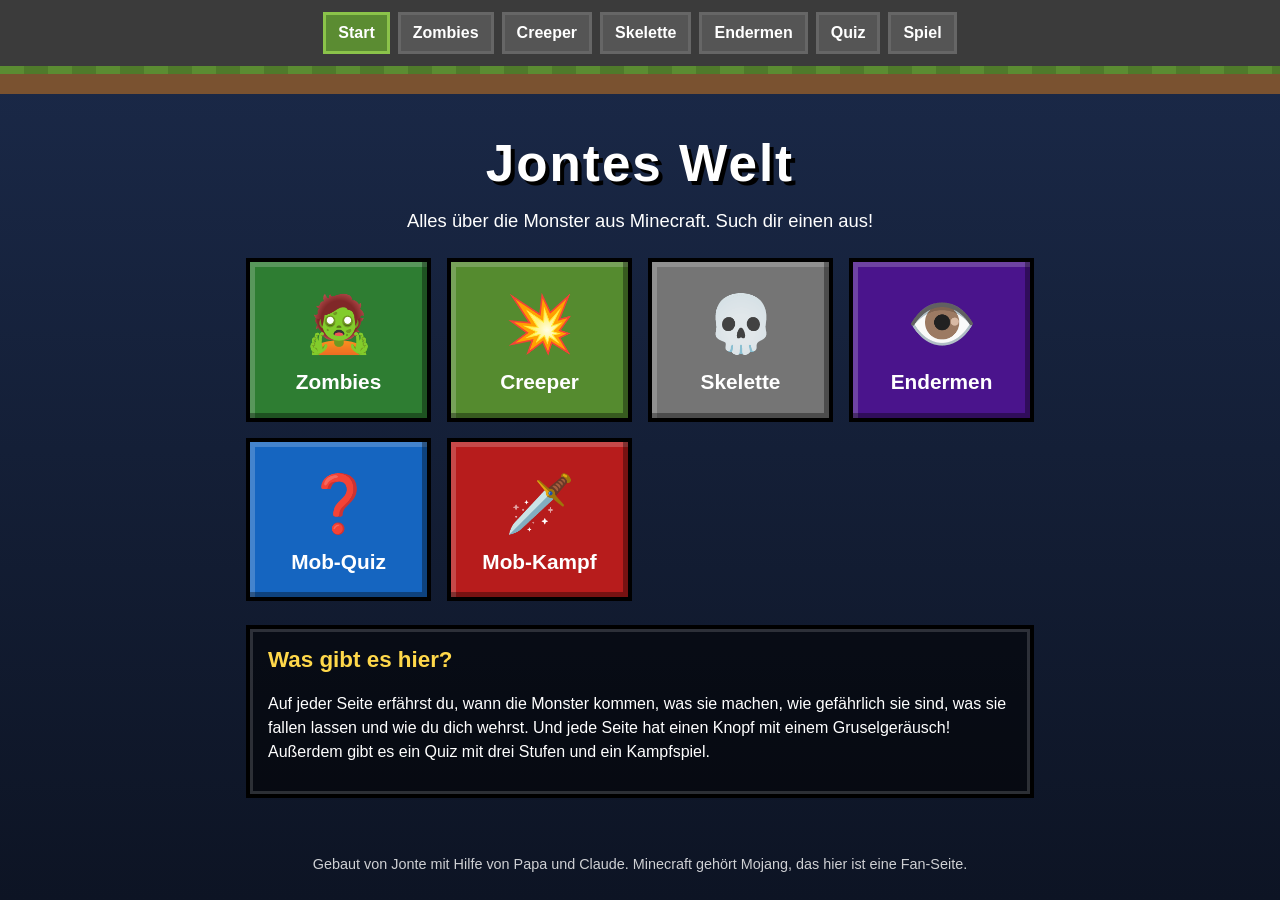
<file: index.html>
<!DOCTYPE html>
<html lang="de">
<head>
  <meta charset="UTF-8">
  <meta name="viewport" content="width=device-width, initial-scale=1">
  <title>Jontes Welt</title>
  <link rel="stylesheet" href="style.css">
</head>
<body>
  <nav>
    <a href="index.html" class="aktiv">Start</a>
    <a href="zombie.html">Zombies</a>
    <a href="creeper.html">Creeper</a>
    <a href="skelett.html">Skelette</a>
    <a href="enderman.html">Endermen</a>
    <a href="quiz.html">Quiz</a>
    <a href="spiel.html">Spiel</a>
  </nav>
  <div class="boden"></div>

  <main>
    <h1>Jontes Welt</h1>
    <p class="untertitel">Alles über die Monster aus Minecraft. Such dir einen aus!</p>

    <div class="kacheln">
      <a class="kachel" href="zombie.html" style="background:#2e7d32"><span>🧟</span>Zombies</a>
      <a class="kachel" href="creeper.html" style="background:#558b2f"><span>💥</span>Creeper</a>
      <a class="kachel" href="skelett.html" style="background:#757575"><span>💀</span>Skelette</a>
      <a class="kachel" href="enderman.html" style="background:#4a148c"><span>👁️</span>Endermen</a>
      <a class="kachel" href="quiz.html" style="background:#1565c0"><span>❓</span>Mob-Quiz</a>
      <a class="kachel" href="spiel.html" style="background:#b71c1c"><span>🗡️</span>Mob-Kampf</a>
    </div>

    <div class="kasten">
      <h2>Was gibt es hier?</h2>
      <p>Auf jeder Seite erfährst du, wann die Monster kommen, was sie machen, wie gefährlich sie sind, was sie fallen lassen und wie du dich wehrst. Und jede Seite hat einen Knopf mit einem Gruselgeräusch! Außerdem gibt es ein Quiz mit drei Stufen und ein Kampfspiel.</p>
    </div>
  </main>

  <footer>Gebaut von Jonte mit Hilfe von Papa und Claude. Minecraft gehört Mojang, das hier ist eine Fan-Seite.</footer>
</body>
</html>
</file>
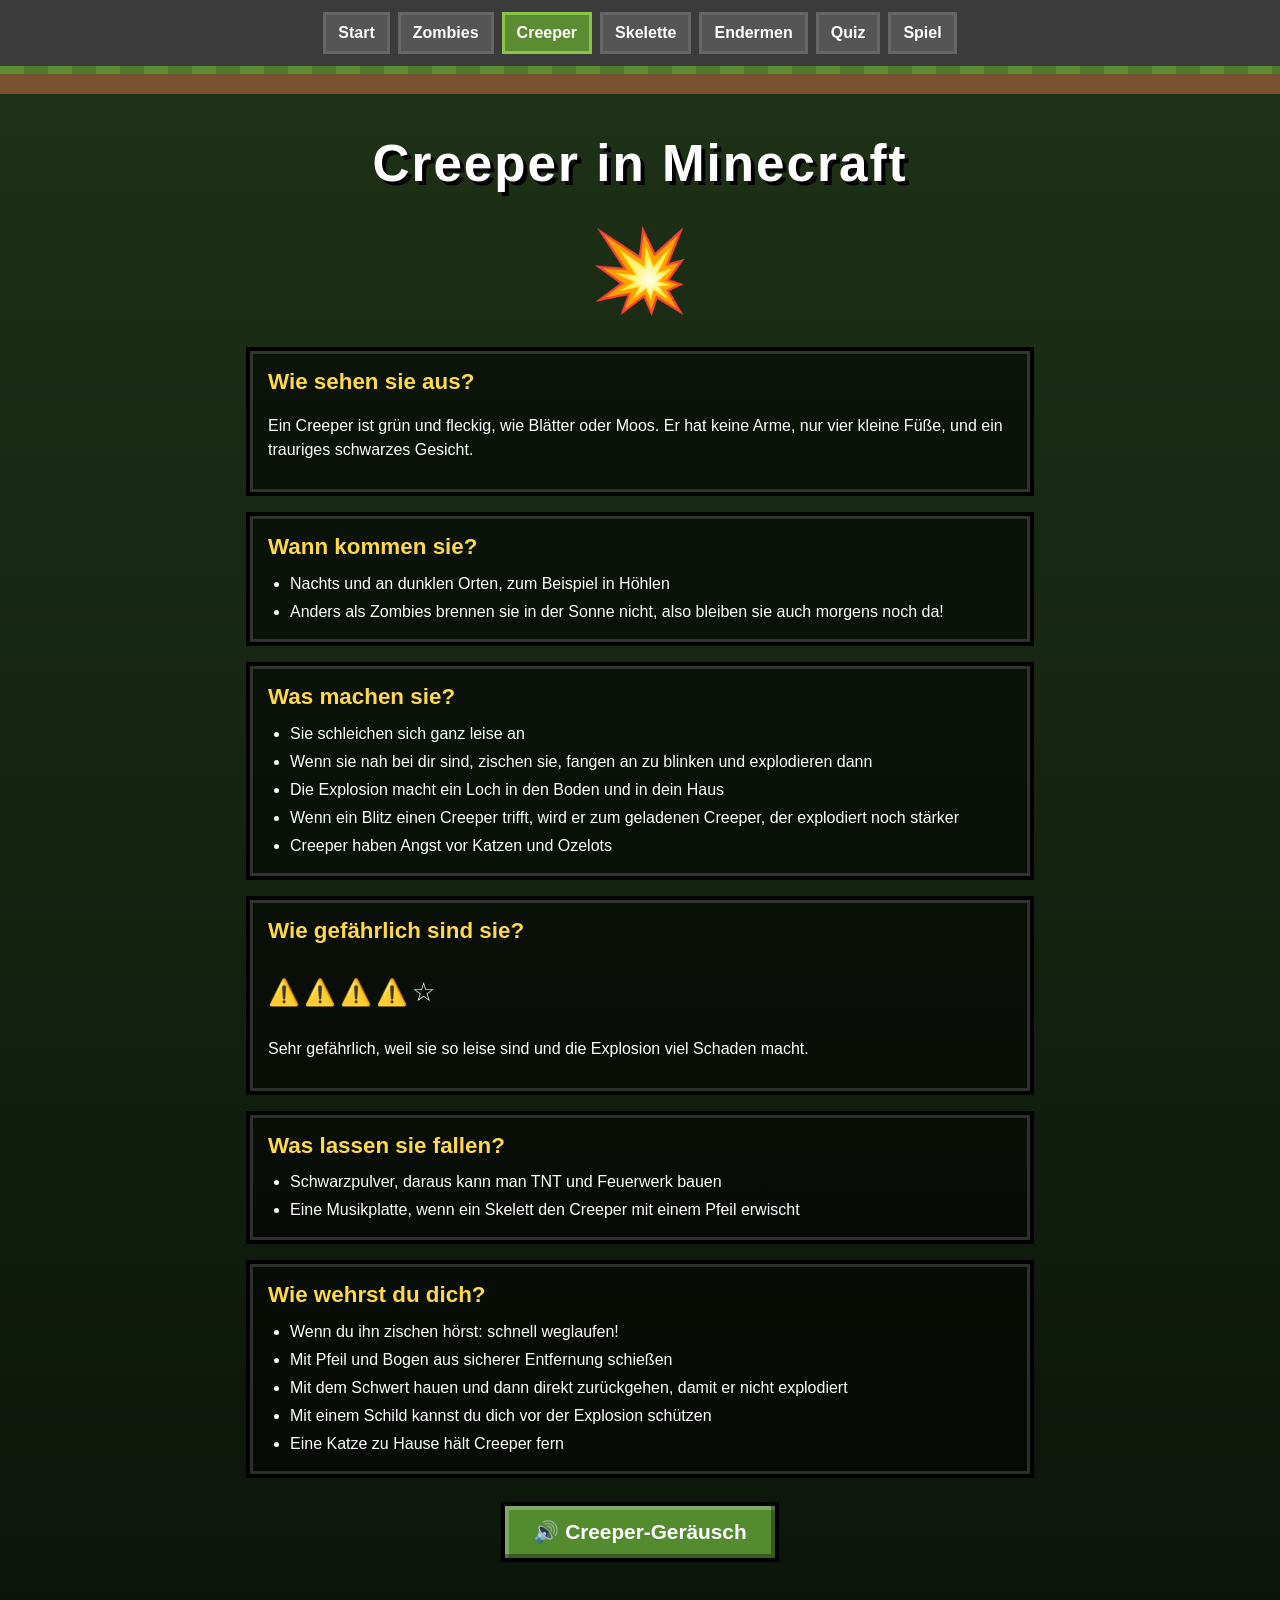
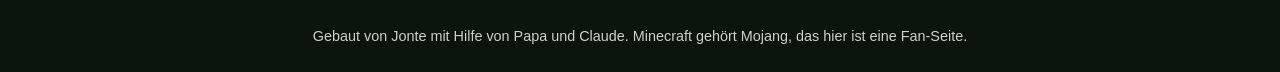
<file: creeper.html>
<!DOCTYPE html>
<html lang="de">
<head>
  <meta charset="UTF-8">
  <meta name="viewport" content="width=device-width, initial-scale=1">
  <title>Creeper</title>
  <link rel="stylesheet" href="style.css">
  <style>body { --hintergrund-oben: #1e3317; --hintergrund-unten: #0b140a; --knopf: #558b2f; }</style>
</head>
<body>
  <nav>
    <a href="index.html">Start</a>
    <a href="zombie.html">Zombies</a>
    <a href="creeper.html" class="aktiv">Creeper</a>
    <a href="skelett.html">Skelette</a>
    <a href="enderman.html">Endermen</a>
    <a href="quiz.html">Quiz</a>
    <a href="spiel.html">Spiel</a>
  </nav>
  <div class="boden"></div>

  <main>
    <h1>Creeper in Minecraft</h1>
    <div class="grosses-zeichen">💥</div>

    <div class="kasten">
      <h2>Wie sehen sie aus?</h2>
      <p>Ein Creeper ist grün und fleckig, wie Blätter oder Moos. Er hat keine Arme, nur vier kleine Füße, und ein trauriges schwarzes Gesicht.</p>
    </div>

    <div class="kasten">
      <h2>Wann kommen sie?</h2>
      <ul>
        <li>Nachts und an dunklen Orten, zum Beispiel in Höhlen</li>
        <li>Anders als Zombies brennen sie in der Sonne nicht, also bleiben sie auch morgens noch da!</li>
      </ul>
    </div>

    <div class="kasten">
      <h2>Was machen sie?</h2>
      <ul>
        <li>Sie schleichen sich ganz leise an</li>
        <li>Wenn sie nah bei dir sind, zischen sie, fangen an zu blinken und explodieren dann</li>
        <li>Die Explosion macht ein Loch in den Boden und in dein Haus</li>
        <li>Wenn ein Blitz einen Creeper trifft, wird er zum geladenen Creeper, der explodiert noch stärker</li>
        <li>Creeper haben Angst vor Katzen und Ozelots</li>
      </ul>
    </div>

    <div class="kasten">
      <h2>Wie gefährlich sind sie?</h2>
      <p class="gefahr">⚠️⚠️⚠️⚠️☆</p>
      <p>Sehr gefährlich, weil sie so leise sind und die Explosion viel Schaden macht.</p>
    </div>

    <div class="kasten">
      <h2>Was lassen sie fallen?</h2>
      <ul>
        <li>Schwarzpulver, daraus kann man TNT und Feuerwerk bauen</li>
        <li>Eine Musikplatte, wenn ein Skelett den Creeper mit einem Pfeil erwischt</li>
      </ul>
    </div>

    <div class="kasten">
      <h2>Wie wehrst du dich?</h2>
      <ul>
        <li>Wenn du ihn zischen hörst: schnell weglaufen!</li>
        <li>Mit Pfeil und Bogen aus sicherer Entfernung schießen</li>
        <li>Mit dem Schwert hauen und dann direkt zurückgehen, damit er nicht explodiert</li>
        <li>Mit einem Schild kannst du dich vor der Explosion schützen</li>
        <li>Eine Katze zu Hause hält Creeper fern</li>
      </ul>
    </div>

    <button class="knopf" onclick="creeperGeraeusch()">🔊 Creeper-Geräusch</button>
  </main>

  <footer>Gebaut von Jonte mit Hilfe von Papa und Claude. Minecraft gehört Mojang, das hier ist eine Fan-Seite.</footer>
  <script src="geraeusche.js"></script>
</body>
</html>
</file>
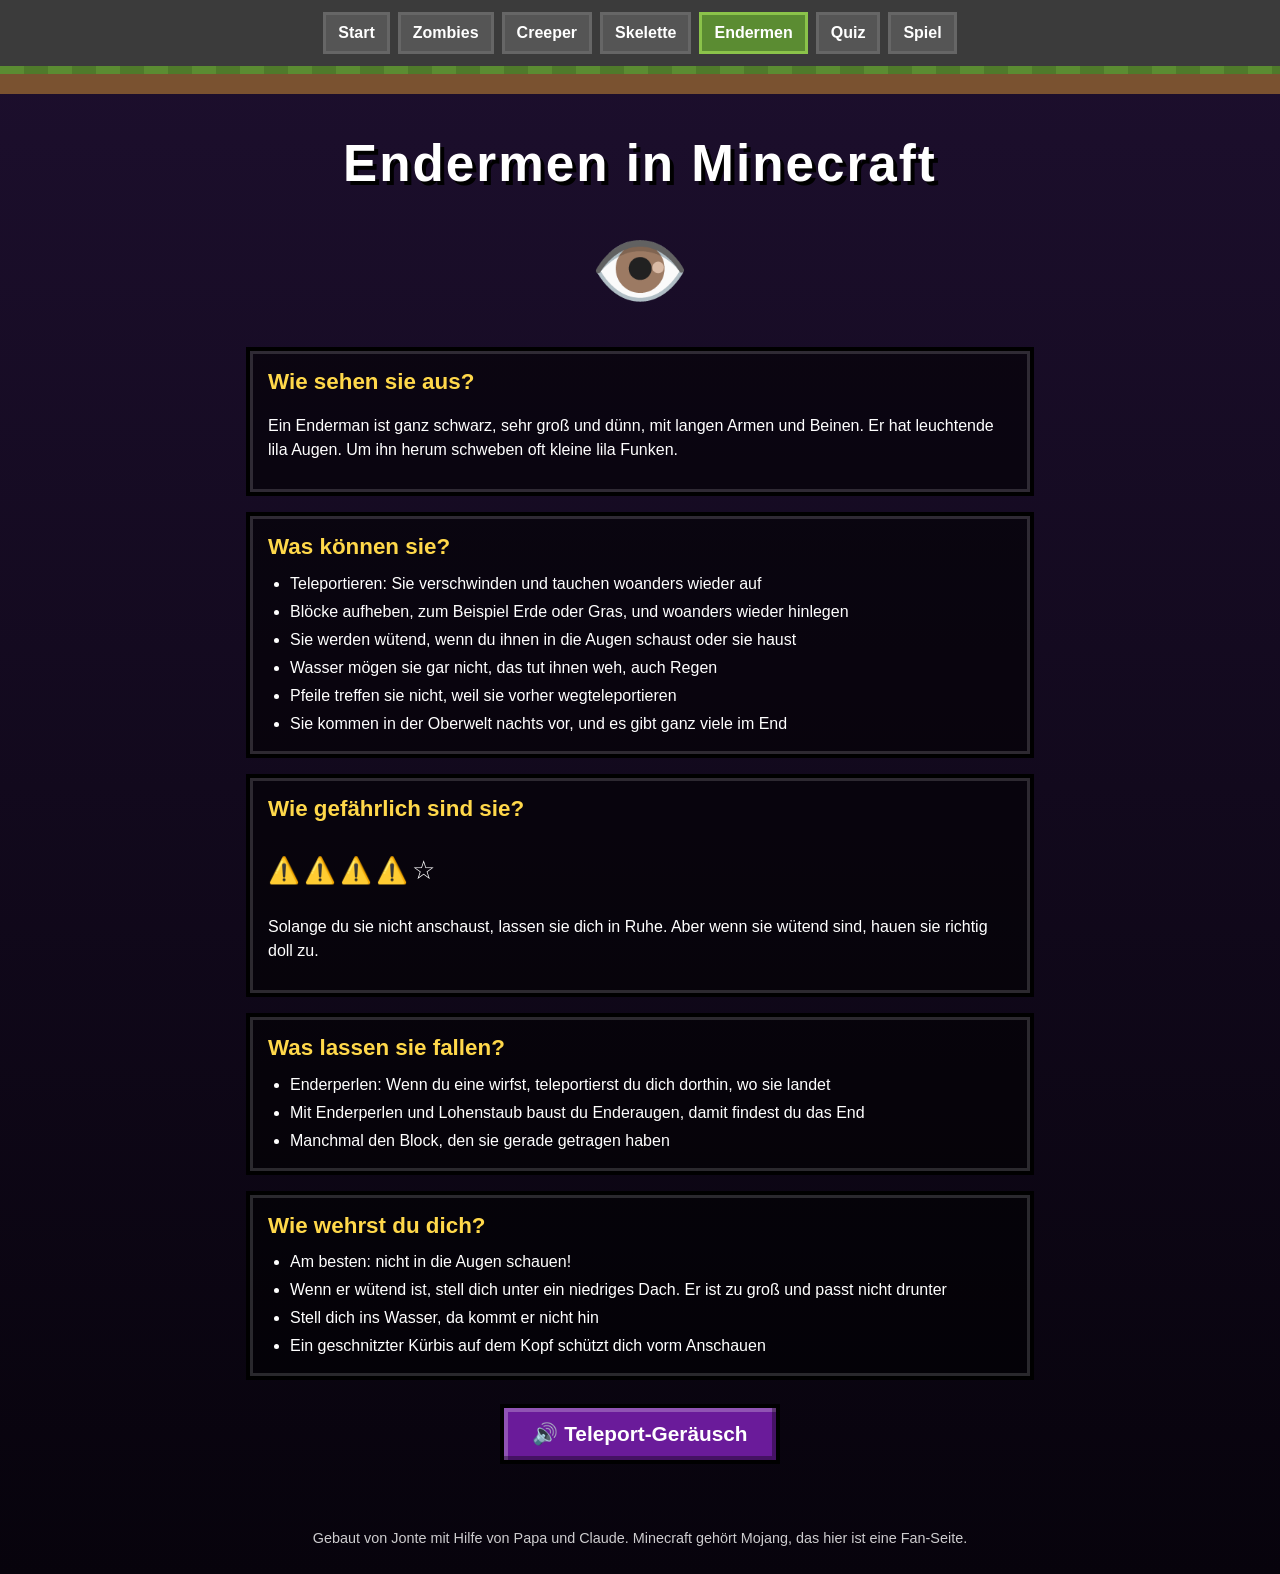
<file: enderman.html>
<!DOCTYPE html>
<html lang="de">
<head>
  <meta charset="UTF-8">
  <meta name="viewport" content="width=device-width, initial-scale=1">
  <title>Endermen</title>
  <link rel="stylesheet" href="style.css">
  <style>body { --hintergrund-oben: #1d0f2e; --hintergrund-unten: #07030c; --knopf: #6a1b9a; }</style>
</head>
<body>
  <nav>
    <a href="index.html">Start</a>
    <a href="zombie.html">Zombies</a>
    <a href="creeper.html">Creeper</a>
    <a href="skelett.html">Skelette</a>
    <a href="enderman.html" class="aktiv">Endermen</a>
    <a href="quiz.html">Quiz</a>
    <a href="spiel.html">Spiel</a>
  </nav>
  <div class="boden"></div>

  <main>
    <h1>Endermen in Minecraft</h1>
    <div class="grosses-zeichen">👁️</div>

    <div class="kasten">
      <h2>Wie sehen sie aus?</h2>
      <p>Ein Enderman ist ganz schwarz, sehr groß und dünn, mit langen Armen und Beinen. Er hat leuchtende lila Augen. Um ihn herum schweben oft kleine lila Funken.</p>
    </div>

    <div class="kasten">
      <h2>Was können sie?</h2>
      <ul>
        <li>Teleportieren: Sie verschwinden und tauchen woanders wieder auf</li>
        <li>Blöcke aufheben, zum Beispiel Erde oder Gras, und woanders wieder hinlegen</li>
        <li>Sie werden wütend, wenn du ihnen in die Augen schaust oder sie haust</li>
        <li>Wasser mögen sie gar nicht, das tut ihnen weh, auch Regen</li>
        <li>Pfeile treffen sie nicht, weil sie vorher wegteleportieren</li>
        <li>Sie kommen in der Oberwelt nachts vor, und es gibt ganz viele im End</li>
      </ul>
    </div>

    <div class="kasten">
      <h2>Wie gefährlich sind sie?</h2>
      <p class="gefahr">⚠️⚠️⚠️⚠️☆</p>
      <p>Solange du sie nicht anschaust, lassen sie dich in Ruhe. Aber wenn sie wütend sind, hauen sie richtig doll zu.</p>
    </div>

    <div class="kasten">
      <h2>Was lassen sie fallen?</h2>
      <ul>
        <li>Enderperlen: Wenn du eine wirfst, teleportierst du dich dorthin, wo sie landet</li>
        <li>Mit Enderperlen und Lohenstaub baust du Enderaugen, damit findest du das End</li>
        <li>Manchmal den Block, den sie gerade getragen haben</li>
      </ul>
    </div>

    <div class="kasten">
      <h2>Wie wehrst du dich?</h2>
      <ul>
        <li>Am besten: nicht in die Augen schauen!</li>
        <li>Wenn er wütend ist, stell dich unter ein niedriges Dach. Er ist zu groß und passt nicht drunter</li>
        <li>Stell dich ins Wasser, da kommt er nicht hin</li>
        <li>Ein geschnitzter Kürbis auf dem Kopf schützt dich vorm Anschauen</li>
      </ul>
    </div>

    <button class="knopf" onclick="endermanGeraeusch()">🔊 Teleport-Geräusch</button>
  </main>

  <footer>Gebaut von Jonte mit Hilfe von Papa und Claude. Minecraft gehört Mojang, das hier ist eine Fan-Seite.</footer>
  <script src="geraeusche.js"></script>
</body>
</html>
</file>
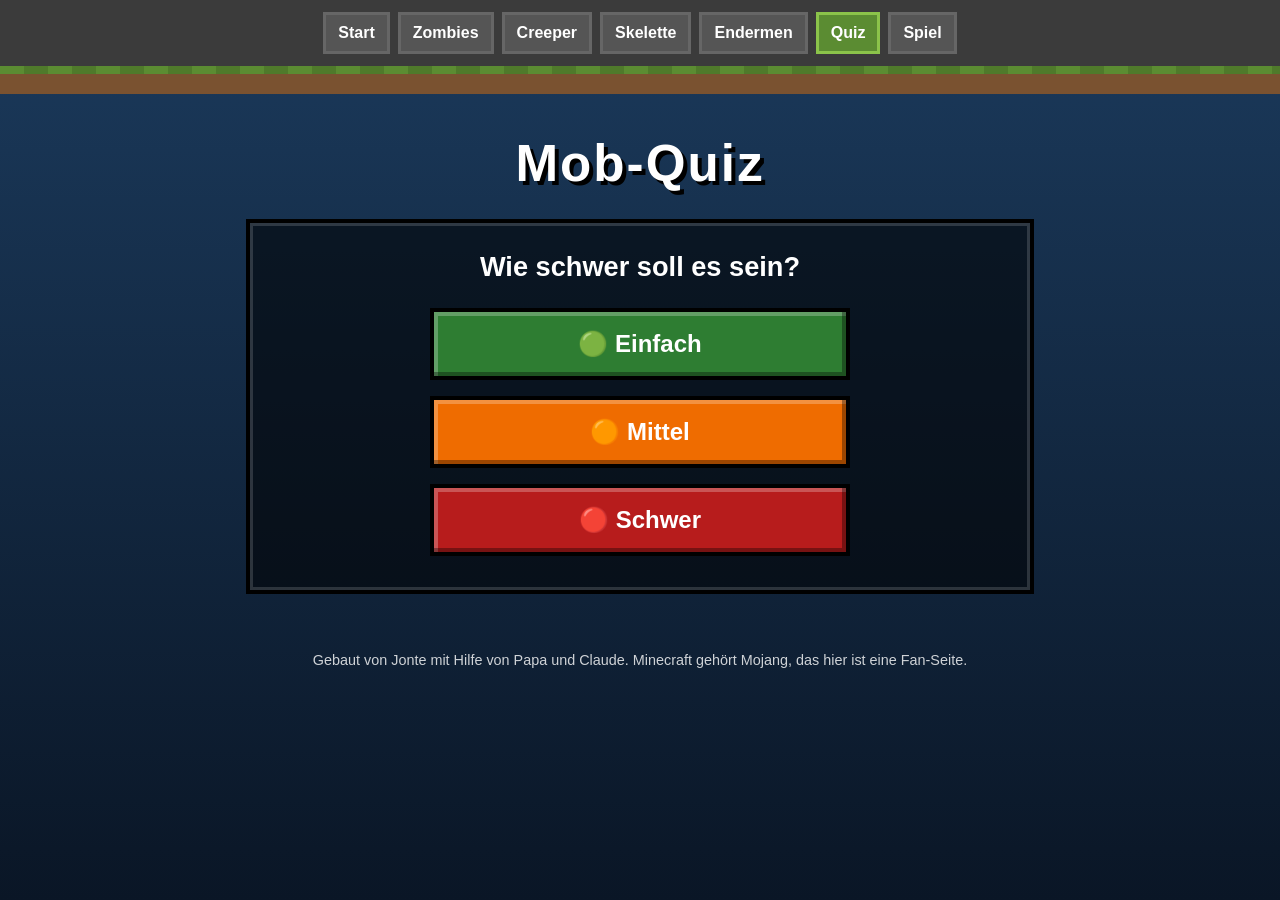
<file: quiz.html>
<!DOCTYPE html>
<html lang="de">
<head>
  <meta charset="UTF-8">
  <meta name="viewport" content="width=device-width, initial-scale=1">
  <title>Mob-Quiz</title>
  <link rel="stylesheet" href="style.css">
  <style>
    body { --hintergrund-oben: #1b3a5c; --hintergrund-unten: #0a1626; }
    .frage { font-size: 1.7rem; text-align: center; margin: 10px 0 20px; font-weight: bold; }
    .antworten { display: grid; gap: 14px; }
    .antworten .knopf, .stufen .knopf { width: 100%; margin: 0; font-size: 1.5rem; padding: 18px; }
    .stufen { display: grid; gap: 16px; max-width: 420px; margin: 20px auto; }
    .richtig { background: #2e7d32 !important; }
    .falsch { background: #c62828 !important; }
    .stand { text-align: center; font-size: 1.1rem; margin-bottom: 8px; }
    .ergebnis { text-align: center; font-size: 1.6rem; }
    .versteckt { display: none; }
  </style>
</head>
<body>
  <nav>
    <a href="index.html">Start</a>
    <a href="zombie.html">Zombies</a>
    <a href="creeper.html">Creeper</a>
    <a href="skelett.html">Skelette</a>
    <a href="enderman.html">Endermen</a>
    <a href="quiz.html" class="aktiv">Quiz</a>
    <a href="spiel.html">Spiel</a>
  </nav>
  <div class="boden"></div>

  <main>
    <h1>Mob-Quiz</h1>

    <div id="auswahl" class="kasten">
      <p class="frage">Wie schwer soll es sein?</p>
      <div class="stufen">
        <button class="knopf" style="--knopf:#2e7d32" onclick="starte('einfach')">🟢 Einfach</button>
        <button class="knopf" style="--knopf:#ef6c00" onclick="starte('mittel')">🟠 Mittel</button>
        <button class="knopf" style="--knopf:#b71c1c" onclick="starte('schwer')">🔴 Schwer</button>
      </div>
    </div>

    <div id="spielfeld" class="kasten versteckt">
      <p class="stand" id="stand"></p>
      <p class="frage" id="frage"></p>
      <div class="antworten" id="antworten"></div>
    </div>

    <div id="ende" class="kasten versteckt">
      <p class="ergebnis" id="ergebnis"></p>
      <button class="knopf" onclick="zurAuswahl()">Nochmal spielen</button>
    </div>
  </main>

  <footer>Gebaut von Jonte mit Hilfe von Papa und Claude. Minecraft gehört Mojang, das hier ist eine Fan-Seite.</footer>

  <script>
    // Jede Frage: [Frage, richtige Antwort, falsche Antwort, falsche Antwort]
    const fragen = {
      einfach: [
        ["Was lässt ein Zombie fallen?", "Fleisch", "Diamanten", "Kuchen"],
        ["Was macht ein Creeper?", "Er explodiert", "Er fliegt", "Er singt"],
        ["Was hat ein Skelett in der Hand?", "Einen Bogen", "Eine Angel", "Eine Fackel"],
        ["Welche Farbe hat ein Creeper?", "Grün", "Rot", "Blau"],
        ["Wann kommen Zombies?", "In der Nacht", "Am Mittag", "Nie"],
        ["Was passiert Zombies in der Sonne?", "Sie brennen", "Sie schlafen", "Sie tanzen"],
        ["Was kann ein Enderman?", "Teleportieren", "Schwimmen", "Fliegen"],
        ["Welche Farbe haben Enderman-Augen?", "Lila", "Grün", "Gelb"]
      ],
      mittel: [
        ["Was lässt ein Creeper fallen?", "Schwarzpulver", "Knochen", "Perlen"],
        ["Was lässt ein Skelett fallen?", "Knochen", "Fleisch", "Federn"],
        ["Wovor hat ein Creeper Angst?", "Vor Katzen", "Vor Hühnern", "Vor Kühen"],
        ["Wovor hat ein Skelett Angst?", "Vor Wölfen", "Vor Schafen", "Vor Bienen"],
        ["Was mag ein Enderman nicht?", "Wasser", "Gras", "Sand"],
        ["Was lässt ein Enderman fallen?", "Eine Enderperle", "Ein Ei", "Einen Apfel"],
        ["Was hilft gegen Pfeile?", "Ein Schild", "Eine Angel", "Ein Eimer"],
        ["Was trägt ein Enderman manchmal?", "Einen Block", "Eine Katze", "Ein Boot"]
      ],
      schwer: [
        ["Ein Blitz trifft einen Creeper. Was passiert?", "Er wird geladen", "Er wird klein", "Nichts"],
        ["Ein Zombie bleibt lange unter Wasser. Was wird aus ihm?", "Ein Ertrunkener", "Ein Skelett", "Ein Fisch"],
        ["Was machen die Pfeile vom Eiswanderer?", "Sie machen langsam", "Sie machen Feuer", "Sie heilen"],
        ["Wann lässt ein Creeper eine Schallplatte fallen?", "Wenn ein Skelett ihn besiegt", "Wenn es regnet", "Wenn es Nacht ist"],
        ["Was schützt dich vorm Enderman-Blick?", "Ein Kürbis auf dem Kopf", "Ein Goldhelm", "Eine Brille"],
        ["Enderperle und Lohenstaub ergeben ...?", "Ein Enderauge", "Eine Fackel", "Ein Bett"],
        ["Was macht man aus Knochen?", "Knochenmehl", "Brot", "Glas"],
        ["Warum trifft ein Pfeil keinen Enderman?", "Er teleportiert sich weg", "Er ist zu klein", "Er ist unsichtbar"]
      ]
    };

    let liste = [], nummer = 0, punkte = 0, gesperrt = false;

    function mischen(a) {
      const b = a.slice();
      for (let i = b.length - 1; i > 0; i--) {
        const j = Math.floor(Math.random() * (i + 1));
        [b[i], b[j]] = [b[j], b[i]];
      }
      return b;
    }

    function zeige(id) {
      ["auswahl", "spielfeld", "ende"].forEach(x =>
        document.getElementById(x).classList.toggle("versteckt", x !== id));
    }

    function starte(stufe) {
      liste = mischen(fragen[stufe]);
      nummer = 0; punkte = 0;
      zeige("spielfeld");
      neueFrage();
    }

    function neueFrage() {
      gesperrt = false;
      const [frage, richtig, ...falsch] = liste[nummer];
      document.getElementById("stand").textContent =
        "Frage " + (nummer + 1) + " von " + liste.length + "   ⭐ " + punkte;
      document.getElementById("frage").textContent = frage;
      const box = document.getElementById("antworten");
      box.innerHTML = "";
      mischen([richtig, ...falsch]).forEach(text => {
        const b = document.createElement("button");
        b.className = "knopf";
        b.style.setProperty("--knopf", "#455a64");
        b.textContent = text;
        b.onclick = () => antworte(b, text === richtig, richtig);
        box.appendChild(b);
      });
    }

    function antworte(knopf, istRichtig, richtig) {
      if (gesperrt) return;
      gesperrt = true;
      if (istRichtig) {
        punkte++;
        knopf.classList.add("richtig");
      } else {
        knopf.classList.add("falsch");
        document.querySelectorAll("#antworten .knopf").forEach(b => {
          if (b.textContent === richtig) b.classList.add("richtig");
        });
      }
      setTimeout(() => {
        nummer++;
        if (nummer < liste.length) neueFrage(); else fertig();
      }, 1300);
    }

    function fertig() {
      let text = "Du hast " + punkte + " von " + liste.length + " Punkten! ";
      if (punkte === liste.length) text += "🏆 Alles richtig, du bist ein Mob-Profi!";
      else if (punkte >= liste.length / 2) text += "👍 Super gemacht!";
      else text += "💪 Probier es nochmal!";
      document.getElementById("ergebnis").textContent = text;
      zeige("ende");
    }

    function zurAuswahl() { zeige("auswahl"); }
  </script>
</body>
</html>
</file>
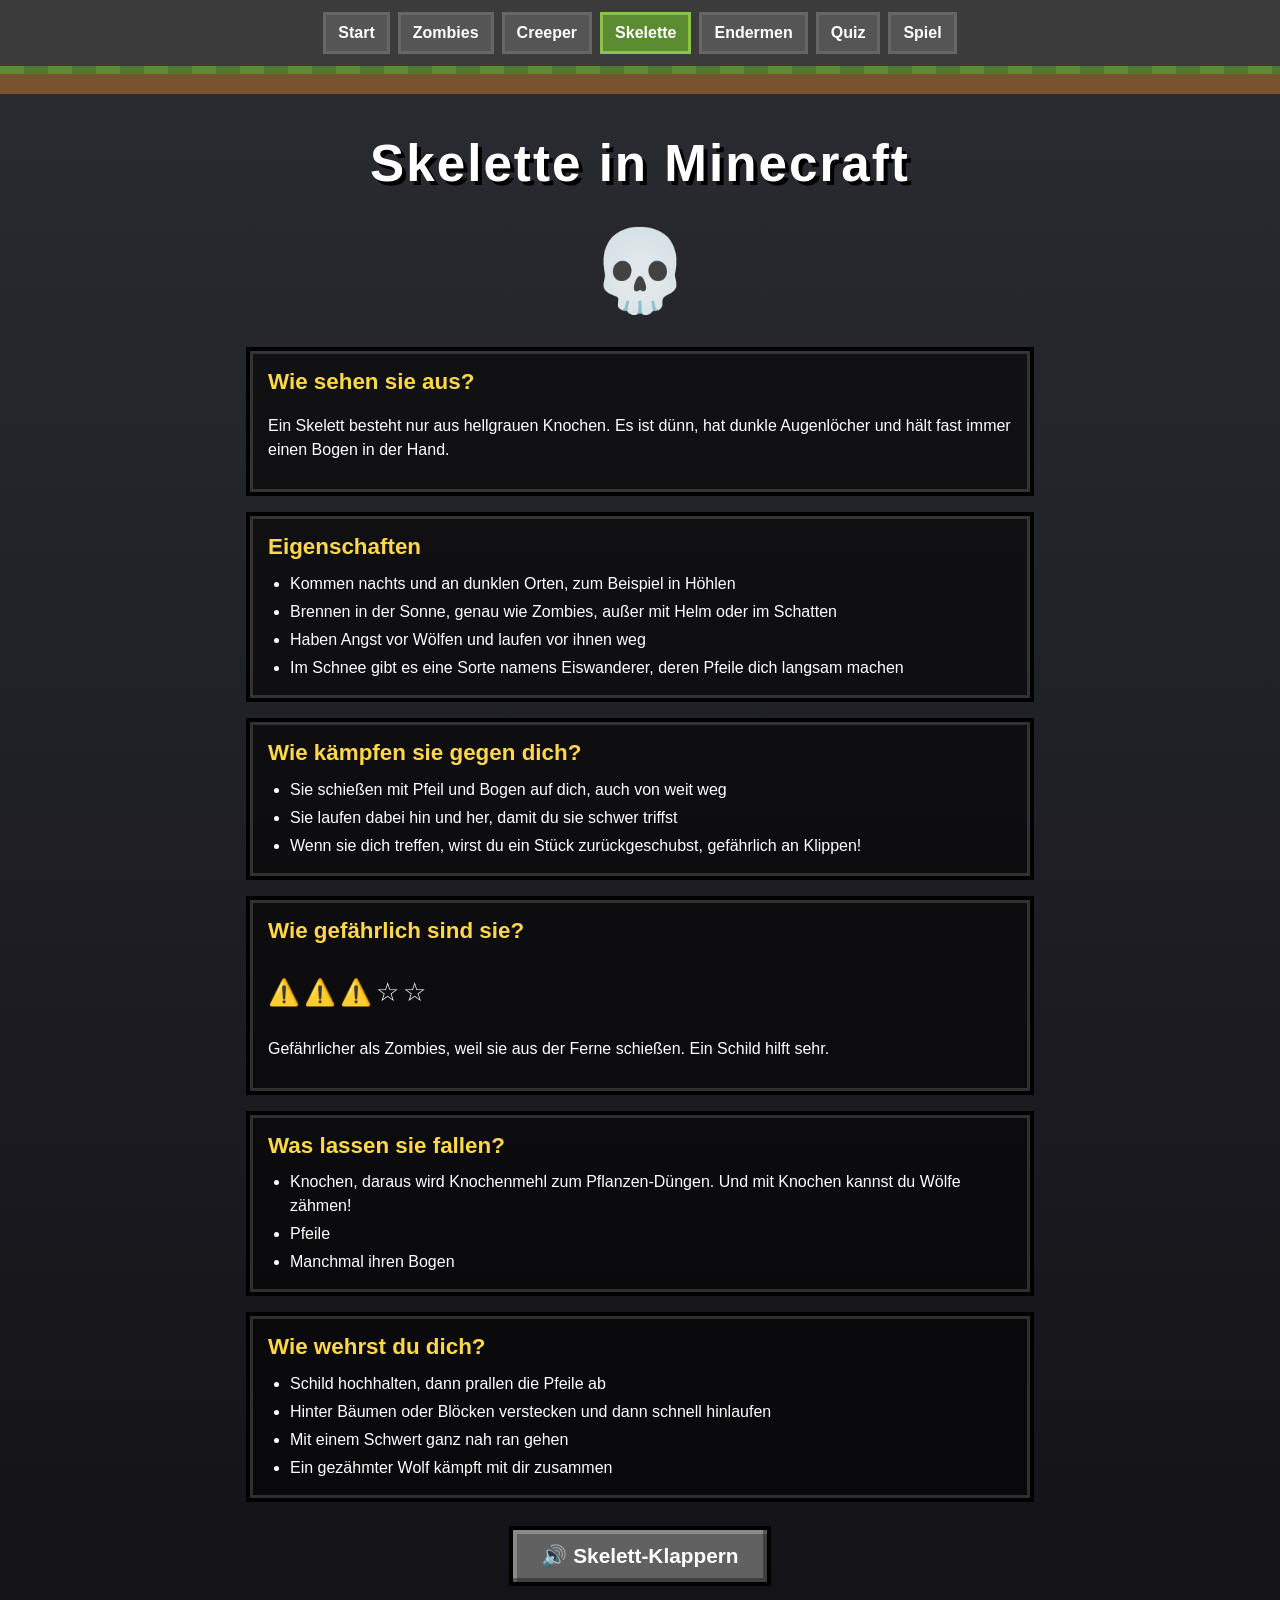
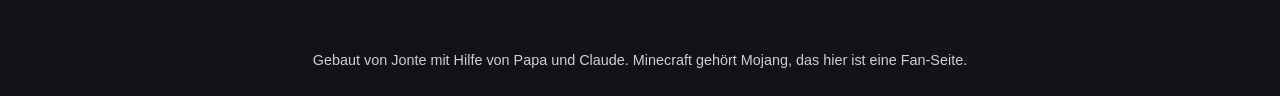
<file: skelett.html>
<!DOCTYPE html>
<html lang="de">
<head>
  <meta charset="UTF-8">
  <meta name="viewport" content="width=device-width, initial-scale=1">
  <title>Skelette</title>
  <link rel="stylesheet" href="style.css">
  <style>body { --hintergrund-oben: #2b2b33; --hintergrund-unten: #111116; --knopf: #616161; }</style>
</head>
<body>
  <nav>
    <a href="index.html">Start</a>
    <a href="zombie.html">Zombies</a>
    <a href="creeper.html">Creeper</a>
    <a href="skelett.html" class="aktiv">Skelette</a>
    <a href="enderman.html">Endermen</a>
    <a href="quiz.html">Quiz</a>
    <a href="spiel.html">Spiel</a>
  </nav>
  <div class="boden"></div>

  <main>
    <h1>Skelette in Minecraft</h1>
    <div class="grosses-zeichen">💀</div>

    <div class="kasten">
      <h2>Wie sehen sie aus?</h2>
      <p>Ein Skelett besteht nur aus hellgrauen Knochen. Es ist dünn, hat dunkle Augenlöcher und hält fast immer einen Bogen in der Hand.</p>
    </div>

    <div class="kasten">
      <h2>Eigenschaften</h2>
      <ul>
        <li>Kommen nachts und an dunklen Orten, zum Beispiel in Höhlen</li>
        <li>Brennen in der Sonne, genau wie Zombies, außer mit Helm oder im Schatten</li>
        <li>Haben Angst vor Wölfen und laufen vor ihnen weg</li>
        <li>Im Schnee gibt es eine Sorte namens Eiswanderer, deren Pfeile dich langsam machen</li>
      </ul>
    </div>

    <div class="kasten">
      <h2>Wie kämpfen sie gegen dich?</h2>
      <ul>
        <li>Sie schießen mit Pfeil und Bogen auf dich, auch von weit weg</li>
        <li>Sie laufen dabei hin und her, damit du sie schwer triffst</li>
        <li>Wenn sie dich treffen, wirst du ein Stück zurückgeschubst, gefährlich an Klippen!</li>
      </ul>
    </div>

    <div class="kasten">
      <h2>Wie gefährlich sind sie?</h2>
      <p class="gefahr">⚠️⚠️⚠️☆☆</p>
      <p>Gefährlicher als Zombies, weil sie aus der Ferne schießen. Ein Schild hilft sehr.</p>
    </div>

    <div class="kasten">
      <h2>Was lassen sie fallen?</h2>
      <ul>
        <li>Knochen, daraus wird Knochenmehl zum Pflanzen-Düngen. Und mit Knochen kannst du Wölfe zähmen!</li>
        <li>Pfeile</li>
        <li>Manchmal ihren Bogen</li>
      </ul>
    </div>

    <div class="kasten">
      <h2>Wie wehrst du dich?</h2>
      <ul>
        <li>Schild hochhalten, dann prallen die Pfeile ab</li>
        <li>Hinter Bäumen oder Blöcken verstecken und dann schnell hinlaufen</li>
        <li>Mit einem Schwert ganz nah ran gehen</li>
        <li>Ein gezähmter Wolf kämpft mit dir zusammen</li>
      </ul>
    </div>

    <button class="knopf" onclick="skelettGeraeusch()">🔊 Skelett-Klappern</button>
  </main>

  <footer>Gebaut von Jonte mit Hilfe von Papa und Claude. Minecraft gehört Mojang, das hier ist eine Fan-Seite.</footer>
  <script src="geraeusche.js"></script>
</body>
</html>
</file>
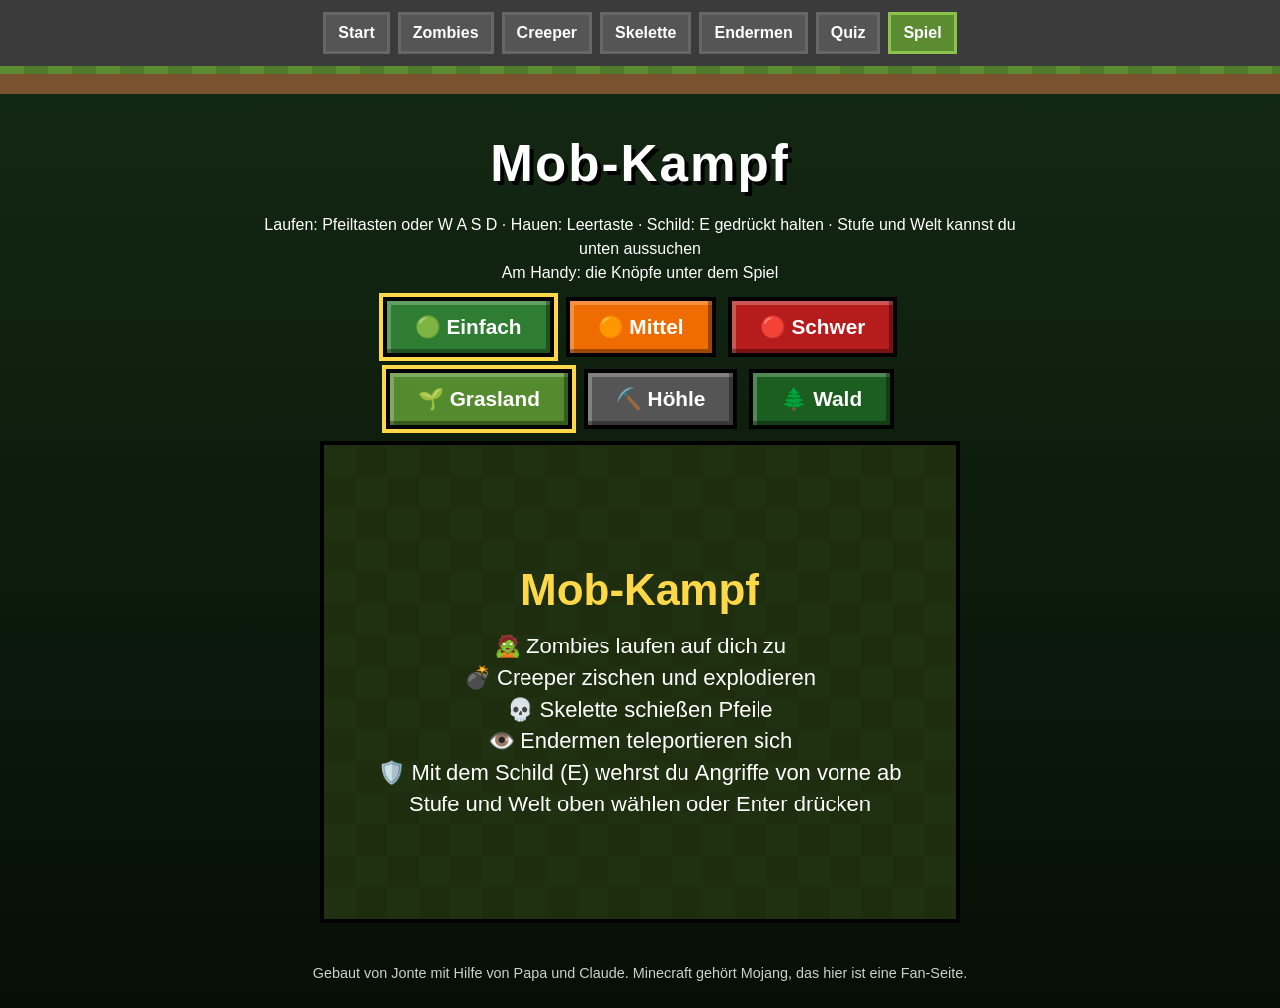
<file: spiel.html>
<!DOCTYPE html>
<html lang="de">
<head>
  <meta charset="UTF-8">
  <meta name="viewport" content="width=device-width, initial-scale=1, user-scalable=no">
  <title>Mob-Kampf</title>
  <link rel="stylesheet" href="style.css">
  <style>
    body { --hintergrund-oben: #142a14; --hintergrund-unten: #060f06; }
    canvas {
      display: block;
      width: 100%;
      max-width: 640px;
      margin: 0 auto;
      border: 4px solid #000;
      image-rendering: pixelated;
      touch-action: none;
    }
    .anleitung { text-align: center; margin: 10px 0; }
    .steuerung {
      display: flex;
      justify-content: space-between;
      align-items: center;
      max-width: 640px;
      margin: 14px auto 0;
      user-select: none;
      -webkit-user-select: none;
    }
    .kreuz { display: grid; grid-template-columns: repeat(3, 60px); grid-template-rows: repeat(3, 60px); gap: 4px; }
    .kreuz button, .hauen {
      font-size: 1.6rem;
      border: 3px solid #000;
      background: #555;
      color: #fff;
      touch-action: none;
    }
    .hauen { width: 90px; height: 90px; border-radius: 50%; background: #b71c1c; font-weight: bold; font-size: 1.1rem; }
    .schild { background: #1565c0; }
    .aktionen { display: flex; gap: 12px; }
    .stufen { display: flex; flex-wrap: wrap; gap: 12px; justify-content: center; margin: 12px 0; }
    .stufen .knopf { margin: 0; }
    .stufen .knopf.gewaehlt { outline: 4px solid #ffd84a; }
    @media (hover: hover) and (pointer: fine) { .steuerung { display: none; } }
  </style>
</head>
<body>
  <nav>
    <a href="index.html">Start</a>
    <a href="zombie.html">Zombies</a>
    <a href="creeper.html">Creeper</a>
    <a href="skelett.html">Skelette</a>
    <a href="enderman.html">Endermen</a>
    <a href="quiz.html">Quiz</a>
    <a href="spiel.html" class="aktiv">Spiel</a>
  </nav>
  <div class="boden"></div>

  <main>
    <h1>Mob-Kampf</h1>
    <p class="anleitung">Laufen: Pfeiltasten oder W A S D · Hauen: Leertaste · Schild: E gedrückt halten · Stufe und Welt kannst du unten aussuchen<br>Am Handy: die Knöpfe unter dem Spiel</p>

    <div class="stufen">
      <button class="knopf" style="--knopf:#2e7d32" data-stufe="einfach">🟢 Einfach</button>
      <button class="knopf" style="--knopf:#ef6c00" data-stufe="mittel">🟠 Mittel</button>
      <button class="knopf" style="--knopf:#b71c1c" data-stufe="schwer">🔴 Schwer</button>
    </div>
    <div class="stufen">
      <button class="knopf" style="--knopf:#558b2f" data-welt="gras">🌱 Grasland</button>
      <button class="knopf" style="--knopf:#555555" data-welt="hoehle">⛏️ Höhle</button>
      <button class="knopf" style="--knopf:#1b5e20" data-welt="wald">🌲 Wald</button>
    </div>

    <canvas id="leinwand" width="640" height="480"></canvas>

    <div class="steuerung">
      <div class="kreuz">
        <span></span><button data-richtung="hoch">▲</button><span></span>
        <button data-richtung="links">◀</button><span></span><button data-richtung="rechts">▶</button>
        <span></span><button data-richtung="runter">▼</button><span></span>
      </div>
      <div class="aktionen">
        <button class="hauen schild" id="schildKnopf">SCHILD</button>
        <button class="hauen" id="hauKnopf">HAUEN</button>
      </div>
    </div>
  </main>

  <footer>Gebaut von Jonte mit Hilfe von Papa und Claude. Minecraft gehört Mojang, das hier ist eine Fan-Seite.</footer>

  <script src="geraeusche.js"></script>
  <script>
    const leinwand = document.getElementById("leinwand");
    const g = leinwand.getContext("2d");
    const B = leinwand.width, H = leinwand.height;

    // ---------- Eingabe ----------
    const tasten = {};
    addEventListener("keydown", e => {
      tasten[e.key.toLowerCase()] = true;
      if ([" ", "arrowup", "arrowdown", "arrowleft", "arrowright"].includes(e.key.toLowerCase())) e.preventDefault();
      if (e.key === " ") hauen();
      if (e.key === "Enter" && zustand !== "spielen") neuesSpiel();
    });
    addEventListener("keyup", e => { tasten[e.key.toLowerCase()] = false; });

    const touch = { hoch: false, runter: false, links: false, rechts: false };
    document.querySelectorAll("[data-richtung]").forEach(k => {
      const r = k.dataset.richtung;
      k.addEventListener("pointerdown", e => { e.preventDefault(); touch[r] = true; });
      ["pointerup", "pointerleave", "pointercancel"].forEach(ev => k.addEventListener(ev, () => { touch[r] = false; }));
    });
    document.getElementById("hauKnopf").addEventListener("pointerdown", e => {
      e.preventDefault();
      if (zustand !== "spielen") neuesSpiel(); else hauen();
    });
    leinwand.addEventListener("pointerdown", () => { if (zustand !== "spielen") neuesSpiel(); });

    const schildKnopf = document.getElementById("schildKnopf");
    let schildTouch = false;
    schildKnopf.addEventListener("pointerdown", e => { e.preventDefault(); schildTouch = true; });
    ["pointerup", "pointerleave", "pointercancel"].forEach(ev => schildKnopf.addEventListener(ev, () => { schildTouch = false; }));

    // ---------- Schwierigkeitsstufen ----------
    const STUFEN = {
      einfach: { name: "Einfach", herzen: 8, tempo: 0.6, extraMobs: 1, schussPause: 200, zuender: 130, telePause: 420, schutzZeit: 90, pfeilTempo: 2 },
      mittel:  { name: "Mittel",  herzen: 6, tempo: 0.8, extraMobs: 2, schussPause: 150, zuender: 110, telePause: 340, schutzZeit: 75, pfeilTempo: 2.8 },
      schwer:  { name: "Schwer",  herzen: 5, tempo: 1.0, extraMobs: 2, schussPause: 120, zuender: 90,  telePause: 260, schutzZeit: 60, pfeilTempo: 3.5 }
    };
    let stufe = STUFEN.einfach;
    document.querySelectorAll("[data-stufe]").forEach(k => {
      k.addEventListener("click", () => {
        stufe = STUFEN[k.dataset.stufe];
        document.querySelectorAll("[data-stufe]").forEach(x => x.classList.toggle("gewaehlt", x === k));
        neuesSpiel();
        k.blur();
      });
    });
    document.querySelector('[data-stufe="einfach"]').classList.add("gewaehlt");

    // ---------- Welten ----------
    let welt = "gras";
    document.querySelectorAll("[data-welt]").forEach(k => {
      k.addEventListener("click", () => {
        welt = k.dataset.welt;
        document.querySelectorAll("[data-welt]").forEach(x => x.classList.toggle("gewaehlt", x === k));
        neuesSpiel();
        k.blur();
      });
    });
    document.querySelector('[data-welt="gras"]').classList.add("gewaehlt");

    // Feste Bäume und Erze, damit sie nicht flackern
    const baeume = [], erze = [];
    for (let i = 0; i < 14; i++) baeume.push({ x: 20 + Math.random() * 600, y: 30 + Math.random() * 430 });
    for (let i = 0; i < 25; i++) erze.push({
      x: Math.floor(Math.random() * 20) * 32,
      y: Math.floor(Math.random() * 15) * 32,
      farbe: ["#e0e0e0", "#d4a373", "#4dd0e1", "#222222"][Math.floor(Math.random() * 4)]
    });

    // ---------- Spielzustand ----------
    let zustand = "start", spieler, mobs, pfeile, effekte, welle, punkte, bild;

    function schildOben() {
      return zustand === "spielen" && (tasten["e"] || schildTouch);
    }

    // Hält das Schild in die Richtung, aus der der Angriff kommt?
    function schildBlockt(vonX, vonY) {
      if (!schildOben()) return false;
      const w = Math.atan2(vonY - spieler.y, vonX - spieler.x);
      let diff = Math.abs(w - spieler.richtung);
      if (diff > Math.PI) diff = Math.PI * 2 - diff;
      return diff < Math.PI * 0.45;
    }

    const MOBARTEN = {
      zombie:   { zeichen: "🧟", leben: 2, tempo: 1.0, schaden: 1, punkte: 10 },
      creeper:  { zeichen: "💣", leben: 2, tempo: 1.2, schaden: 2, punkte: 20 },
      skelett:  { zeichen: "💀", leben: 2, tempo: 1.1, schaden: 1, punkte: 20 },
      enderman: { zeichen: "👁️", leben: 3, tempo: 1.1, schaden: 1, punkte: 40 }
    };

    function neuesSpiel() {
      spieler = { x: B / 2, y: H / 2, herzen: stufe.herzen, unverwundbar: 0, schlag: 0, abklingen: 0, blick: 1, richtung: 0 };
      mobs = []; pfeile = []; effekte = [];
      welle = 0; punkte = 0; bild = 0;
      zustand = "spielen";
      naechsteWelle();
    }

    function naechsteWelle() {
      welle++;
      const arten = ["zombie"];
      if (welle >= 2) arten.push("creeper");
      if (welle >= 3) arten.push("skelett");
      if (welle >= 4) arten.push("enderman");
      const anzahl = welle + stufe.extraMobs;
      for (let i = 0; i < anzahl; i++) {
        mobErzeugen(arten[Math.floor(Math.random() * arten.length)]);
      }
      effekte.push({ text: "Welle " + welle + "!", x: B / 2, y: H / 2 - 40, zeit: 90, groesse: 40 });
    }

    function mobErzeugen(art) {
      // am Rand auftauchen
      const seite = Math.floor(Math.random() * 4);
      let x, y;
      if (seite === 0) { x = Math.random() * B; y = -20; }
      else if (seite === 1) { x = B + 20; y = Math.random() * H; }
      else if (seite === 2) { x = Math.random() * B; y = H + 20; }
      else { x = -20; y = Math.random() * H; }
      const v = MOBARTEN[art];
      mobs.push({ art, x, y, leben: v.leben, blitz: 0, zuender: 0, schussZeit: stufe.schussPause / 2 + Math.random() * 60, teleZeit: stufe.telePause + Math.random() * 120 });
    }

    function abstand(a, b) { return Math.hypot(a.x - b.x, a.y - b.y); }

    function hauen() {
      if (zustand !== "spielen" || spieler.abklingen > 0 || schildOben()) return;
      spieler.schlag = 10;
      spieler.abklingen = 22;
      for (const m of mobs) {
        if (abstand(m, spieler) < 62) {
          m.leben--;
          m.blitz = 10;
          m.zuender = 0; // Creeper hört auf zu zischen
          const w = Math.atan2(m.y - spieler.y, m.x - spieler.x);
          m.x += Math.cos(w) * 40;
          m.y += Math.sin(w) * 40;
        }
      }
    }

    // Gibt true zurück, wenn das Schild den Angriff abgewehrt hat
    function verletzen(menge, vonX, vonY) {
      if (spieler.unverwundbar > 0) return false;
      if (vonX !== undefined && schildBlockt(vonX, vonY)) {
        effekte.push({ text: "Geblockt!", x: spieler.x, y: spieler.y - 30, zeit: 30, groesse: 18 });
        spieler.unverwundbar = 20;
        return true;
      }
      spieler.herzen -= menge;
      spieler.unverwundbar = stufe.schutzZeit;
      if (spieler.herzen <= 0) { spieler.herzen = 0; zustand = "ende"; }
      return false;
    }

    // ---------- Spiel-Logik ----------
    function aktualisieren() {
      bild++;
      // Spieler bewegen
      let dx = 0, dy = 0;
      if (tasten["arrowleft"] || tasten["a"] || touch.links) dx--;
      if (tasten["arrowright"] || tasten["d"] || touch.rechts) dx++;
      if (tasten["arrowup"] || tasten["w"] || touch.hoch) dy--;
      if (tasten["arrowdown"] || tasten["s"] || touch.runter) dy++;
      if (dx || dy) {
        const l = Math.hypot(dx, dy);
        const schritt = schildOben() ? 1.6 : 3;
        spieler.x += dx / l * schritt;
        spieler.y += dy / l * schritt;
        if (dx) spieler.blick = dx;
        spieler.richtung = Math.atan2(dy, dx);
      }
      spieler.x = Math.max(18, Math.min(B - 18, spieler.x));
      spieler.y = Math.max(18, Math.min(H - 18, spieler.y));
      if (spieler.unverwundbar > 0) spieler.unverwundbar--;
      if (spieler.schlag > 0) spieler.schlag--;
      if (spieler.abklingen > 0) spieler.abklingen--;

      // Mobs
      for (const m of mobs) {
        const v = MOBARTEN[m.art];
        const tempo = v.tempo * stufe.tempo;
        const d = abstand(m, spieler);
        const w = Math.atan2(spieler.y - m.y, spieler.x - m.x);
        if (m.blitz > 0) m.blitz--;

        if (m.art === "creeper") {
          if (m.zuender > 0) {
            m.zuender++;
            if (m.zuender > stufe.zuender) {
              explosion(m);
              m.leben = -99;
            }
          } else if (d < 55) {
            m.zuender = 1;
            creeperZischen();
          } else {
            m.x += Math.cos(w) * tempo; m.y += Math.sin(w) * tempo;
          }
        } else if (m.art === "skelett") {
          // Abstand halten und schießen
          if (d > 220) { m.x += Math.cos(w) * tempo; m.y += Math.sin(w) * tempo; }
          else if (d < 150) { m.x -= Math.cos(w) * tempo; m.y -= Math.sin(w) * tempo; }
          m.x = Math.max(10, Math.min(B - 10, m.x));
          m.y = Math.max(10, Math.min(H - 10, m.y));
          m.schussZeit--;
          if (m.schussZeit <= 0 && d < 400) {
            pfeile.push({ x: m.x, y: m.y, vx: Math.cos(w) * stufe.pfeilTempo, vy: Math.sin(w) * stufe.pfeilTempo, zeit: 400 });
            m.schussZeit = stufe.schussPause;
          }
        } else {
          m.x += Math.cos(w) * tempo; m.y += Math.sin(w) * tempo;
          if (m.art === "enderman") {
            m.teleZeit--;
            if (m.teleZeit <= 0) {
              effekte.push({ funken: true, x: m.x, y: m.y, zeit: 25 });
              const ww = Math.random() * Math.PI * 2;
              m.x = Math.max(20, Math.min(B - 20, spieler.x + Math.cos(ww) * 150));
              m.y = Math.max(20, Math.min(H - 20, spieler.y + Math.sin(ww) * 150));
              effekte.push({ funken: true, x: m.x, y: m.y, zeit: 25 });
              endermanGeraeusch();
              m.teleZeit = stufe.telePause + Math.random() * 120;
            }
          }
        }

        if (m.art !== "creeper" && d < 30) {
          if (verletzen(v.schaden, m.x, m.y)) {
            // vom Schild zurückgeschubst
            m.x -= Math.cos(w) * 35; m.y -= Math.sin(w) * 35;
          }
        }
      }

      // besiegte Mobs
      for (const m of mobs) {
        if (m.leben <= 0 && m.leben > -99) {
          punkte += MOBARTEN[m.art].punkte;
          effekte.push({ text: "+" + MOBARTEN[m.art].punkte, x: m.x, y: m.y, zeit: 40, groesse: 22 });
        }
      }
      mobs = mobs.filter(m => m.leben > 0);

      // Pfeile
      for (const p of pfeile) {
        p.x += p.vx; p.y += p.vy; p.zeit--;
        if (abstand(p, spieler) < 18) { verletzen(1, p.x - p.vx * 5, p.y - p.vy * 5); p.zeit = 0; }
      }
      pfeile = pfeile.filter(p => p.zeit > 0);

      effekte.forEach(e => e.zeit--);
      effekte = effekte.filter(e => e.zeit > 0);

      if (zustand === "spielen" && mobs.length === 0) naechsteWelle();
    }

    function explosion(m) {
      effekte.push({ boom: true, x: m.x, y: m.y, zeit: 30 });
      if (abstand(m, spieler) < 90) verletzen(MOBARTEN.creeper.schaden, m.x, m.y);
    }

    // Kurzes Zischen, damit man gewarnt ist
    function creeperZischen() {
      try {
        const a = audio();
        const t = a.currentTime;
        const z = rauschen(1.4);
        const f = a.createBiquadFilter();
        f.type = "highpass"; f.frequency.value = 3000;
        const l = a.createGain();
        l.gain.setValueAtTime(0.05, t);
        l.gain.linearRampToValueAtTime(0.25, t + 1.4);
        l.gain.setValueAtTime(0, t + 1.45);
        z.connect(f).connect(l).connect(a.destination);
        z.start(t);
      } catch (e) {}
    }

    // ---------- Zeichnen ----------
    function zeichneBoden() {
      const k = 32;
      const farben = {
        gras:   ["#5b8c32", "#538029"],
        hoehle: ["#4a4a4a", "#3f3f3f"],
        wald:   ["#3f6e24", "#37611f"]
      }[welt];
      for (let y = 0; y < H; y += k) {
        for (let x = 0; x < B; x += k) {
          g.fillStyle = ((x / k + y / k) % 2 === 0) ? farben[0] : farben[1];
          g.fillRect(x, y, k, k);
        }
      }
      if (welt === "hoehle") {
        erze.forEach(e => {
          g.fillStyle = e.farbe;
          g.fillRect(e.x + 8, e.y + 8, 6, 6);
          g.fillRect(e.x + 18, e.y + 16, 6, 6);
        });
        g.fillStyle = "rgba(0,0,0,0.3)";
        g.fillRect(0, 0, B, H);
      }
      if (welt === "wald") {
        baeume.forEach(b => {
          g.fillStyle = "#6b4423";
          g.fillRect(b.x - 5, b.y, 10, 18);
          g.fillStyle = "#2e7d32";
          g.fillRect(b.x - 18, b.y - 26, 36, 28);
          g.fillStyle = "#1b5e20";
          g.fillRect(b.x - 10, b.y - 20, 8, 8);
        });
      }
    }

    function zeichneEmoji(zeichen, x, y, groesse) {
      g.font = groesse + "px serif";
      g.textAlign = "center";
      g.textBaseline = "middle";
      g.fillText(zeichen, x, y);
    }

    function zeichnen() {
      zeichneBoden();

      // Mobs
      for (const m of mobs) {
        g.save();
        if (m.blitz > 0) g.globalAlpha = 0.5;
        if (m.art === "creeper" && m.zuender > 0 && Math.floor(m.zuender / 6) % 2 === 0) {
          g.fillStyle = "rgba(255,255,255,0.7)";
          g.beginPath(); g.arc(m.x, m.y, 22, 0, Math.PI * 2); g.fill();
        }
        zeichneEmoji(MOBARTEN[m.art].zeichen, m.x, m.y, 34);
        g.restore();
      }

      // Pfeile
      g.strokeStyle = "#3e2723"; g.lineWidth = 3;
      for (const p of pfeile) {
        g.beginPath();
        g.moveTo(p.x, p.y);
        g.lineTo(p.x - p.vx * 3, p.y - p.vy * 3);
        g.stroke();
      }

      // Spieler
      if (!(spieler.unverwundbar > 0 && Math.floor(spieler.unverwundbar / 5) % 2 === 0)) {
        zeichneEmoji("🧑", spieler.x, spieler.y, 34);
      }
      if (schildOben()) {
        const sx = spieler.x + Math.cos(spieler.richtung) * 26;
        const sy = spieler.y + Math.sin(spieler.richtung) * 26;
        g.fillStyle = "rgba(100,180,255,0.25)";
        g.beginPath();
        g.moveTo(spieler.x, spieler.y);
        g.arc(spieler.x, spieler.y, 46, spieler.richtung - Math.PI * 0.45, spieler.richtung + Math.PI * 0.45);
        g.closePath(); g.fill();
        g.save();
        g.translate(sx, sy);
        g.rotate(spieler.richtung);
        g.fillStyle = "#8a8a8a";            // Eisenrand
        g.fillRect(-7, -18, 14, 36);
        g.fillStyle = "#9c6b3c";            // Holzbretter
        g.fillRect(-5, -16, 10, 32);
        g.fillStyle = "#7a5230";            // Fugen
        g.fillRect(-5, -6, 10, 2);
        g.fillRect(-5, 5, 10, 2);
        g.fillStyle = "#c0c0c0";            // Eisenknopf
        g.fillRect(-3, -3, 6, 6);
        g.restore();
      }
      if (spieler.schlag > 0) {
        g.strokeStyle = "rgba(255,255,255,0.8)"; g.lineWidth = 5;
        g.beginPath();
        g.arc(spieler.x, spieler.y, 50, 0, Math.PI * 2);
        g.stroke();
        zeichneEmoji("🗡️", spieler.x + spieler.blick * 28, spieler.y - 6, 26);
      }

      // Effekte
      for (const e of effekte) {
        if (e.boom) {
          g.fillStyle = "rgba(255," + (120 + e.zeit * 4) + ",0," + (e.zeit / 30) + ")";
          g.beginPath(); g.arc(e.x, e.y, 90 - e.zeit * 2, 0, Math.PI * 2); g.fill();
        } else if (e.funken) {
          g.fillStyle = "rgba(170,60,255," + (e.zeit / 25) + ")";
          for (let i = 0; i < 6; i++) g.fillRect(e.x + Math.sin(i * 7 + e.zeit) * 20, e.y + Math.cos(i * 5 + e.zeit) * 20, 5, 5);
        } else {
          g.fillStyle = "#fff";
          g.font = "bold " + e.groesse + "px Trebuchet MS, sans-serif";
          g.textAlign = "center";
          g.strokeStyle = "#000"; g.lineWidth = 4;
          g.strokeText(e.text, e.x, e.y - (40 - e.zeit) * 0.3);
          g.fillText(e.text, e.x, e.y - (40 - e.zeit) * 0.3);
        }
      }

      // Anzeige oben
      g.fillStyle = "#fff";
      g.font = "22px serif"; g.textAlign = "left"; g.textBaseline = "top";
      let herzen = "";
      for (let i = 0; i < stufe.herzen; i++) herzen += i < spieler.herzen ? "❤️" : "🖤";
      g.fillText(herzen, 10, 8);
      g.font = "bold 20px Trebuchet MS, sans-serif";
      g.textAlign = "right"; g.fillStyle = "#fff";
      g.strokeStyle = "#000"; g.lineWidth = 4;
      const info = stufe.name + " · Welle " + welle + " · " + punkte + " Punkte";
      g.strokeText(info, B - 10, 10); g.fillText(info, B - 10, 10);
    }

    function bildschirm(titel, zeilen) {
      g.fillStyle = "rgba(0,0,0,0.65)";
      g.fillRect(0, 0, B, H);
      g.fillStyle = "#ffd84a";
      g.font = "bold 44px Trebuchet MS, sans-serif";
      g.textAlign = "center"; g.textBaseline = "middle";
      g.fillText(titel, B / 2, H / 2 - 90);
      g.fillStyle = "#fff";
      g.font = "22px Trebuchet MS, sans-serif";
      zeilen.forEach((z, i) => g.fillText(z, B / 2, H / 2 - 35 + i * 32));
    }

    function schleife() {
      if (zustand === "spielen") {
        aktualisieren();
        zeichnen();
      } else if (zustand === "start") {
        zeichneBoden();
        bildschirm("Mob-Kampf", [
          "🧟 Zombies laufen auf dich zu",
          "💣 Creeper zischen und explodieren",
          "💀 Skelette schießen Pfeile",
          "👁️ Endermen teleportieren sich",
          "🛡️ Mit dem Schild (E) wehrst du Angriffe von vorne ab",
          "Stufe und Welt oben wählen oder Enter drücken"
        ]);
      } else {
        zeichnen();
        bildschirm("Besiegt!", [
          "Du hast Welle " + welle + " geschafft",
          "⭐ " + punkte + " Punkte (" + stufe.name + ")",
          "",
          "Enter drücken oder tippen für ein neues Spiel"
        ]);
      }
      requestAnimationFrame(schleife);
    }

    schleife();
  </script>
</body>
</html>
</file>
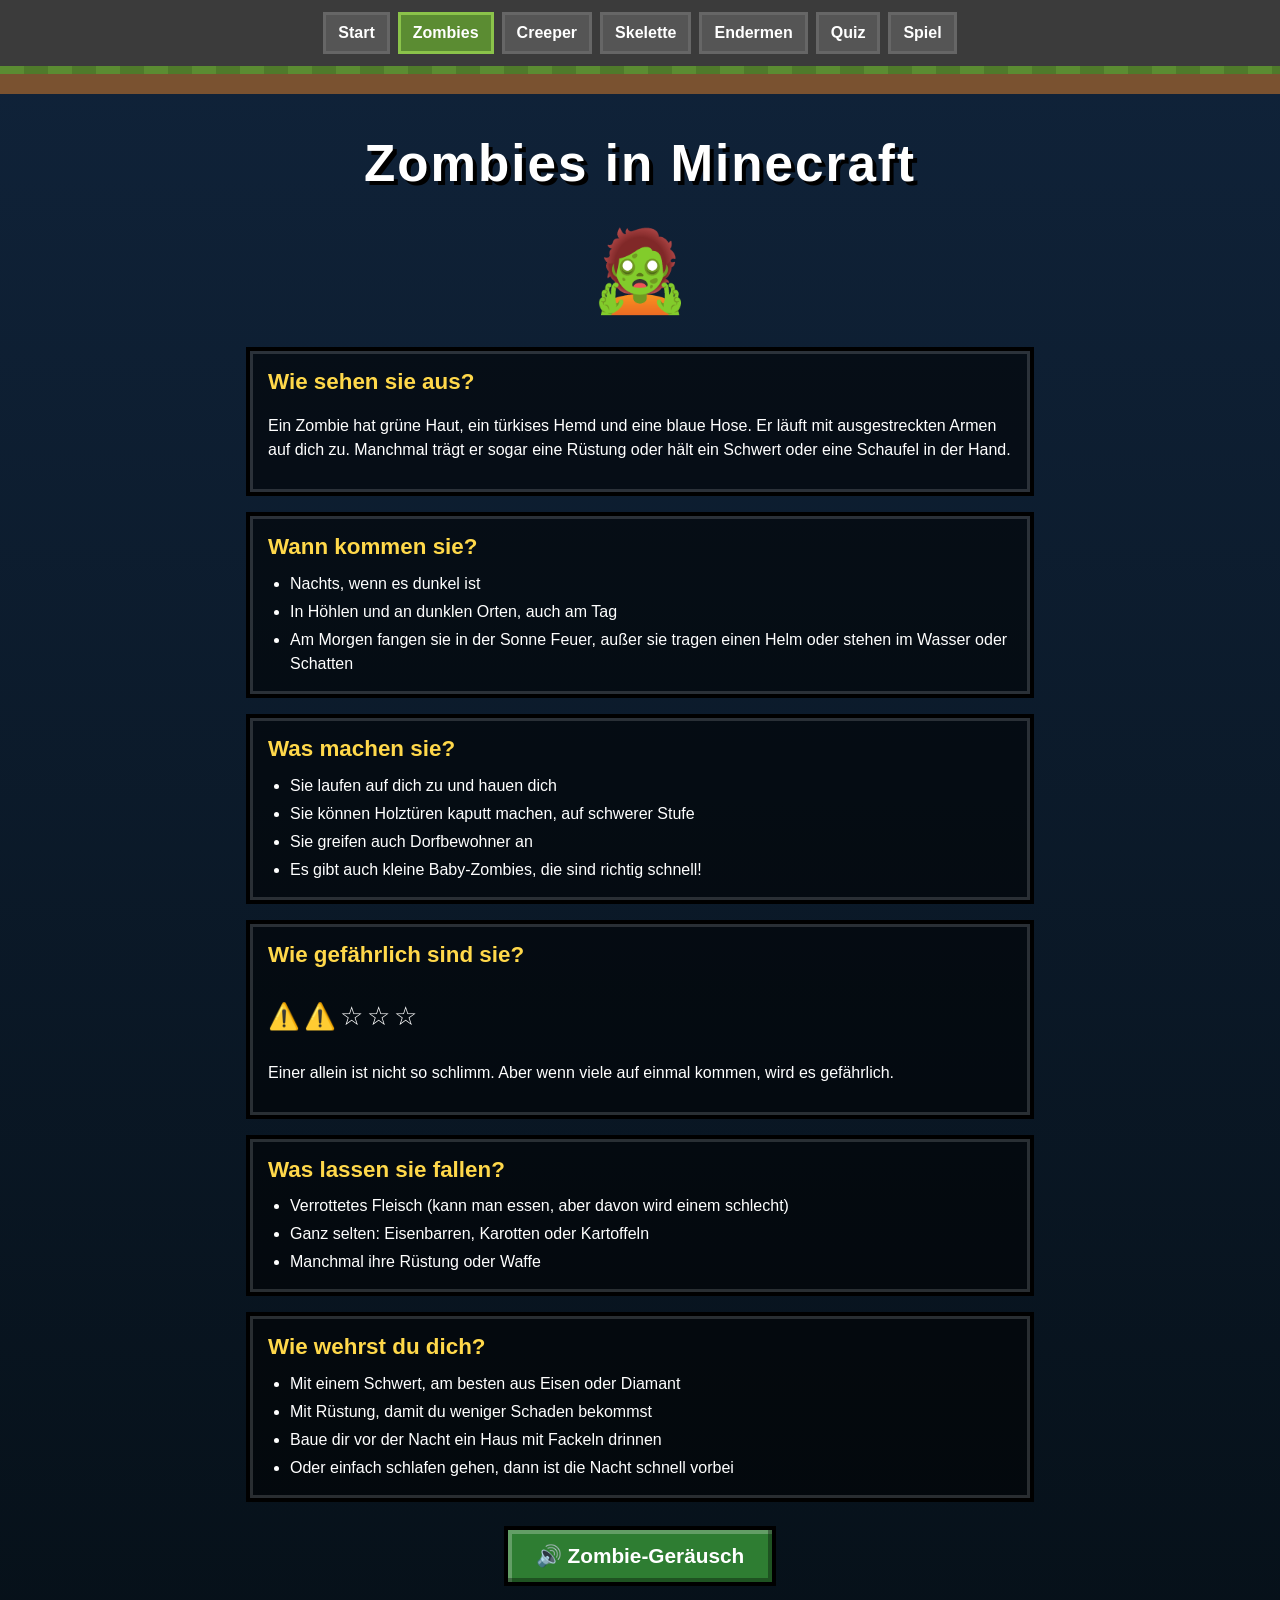
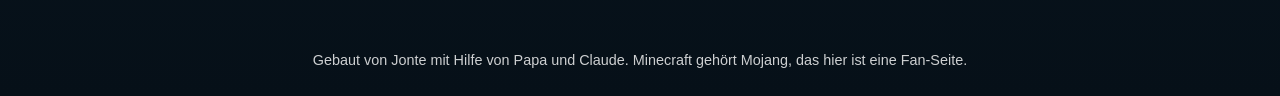
<file: zombie.html>
<!DOCTYPE html>
<html lang="de">
<head>
  <meta charset="UTF-8">
  <meta name="viewport" content="width=device-width, initial-scale=1">
  <title>Zombies</title>
  <link rel="stylesheet" href="style.css">
  <style>body { --hintergrund-oben: #10233a; --hintergrund-unten: #061018; --knopf: #2e7d32; }</style>
</head>
<body>
  <nav>
    <a href="index.html">Start</a>
    <a href="zombie.html" class="aktiv">Zombies</a>
    <a href="creeper.html">Creeper</a>
    <a href="skelett.html">Skelette</a>
    <a href="enderman.html">Endermen</a>
    <a href="quiz.html">Quiz</a>
    <a href="spiel.html">Spiel</a>
  </nav>
  <div class="boden"></div>

  <main>
    <h1>Zombies in Minecraft</h1>
    <div class="grosses-zeichen">🧟</div>

    <div class="kasten">
      <h2>Wie sehen sie aus?</h2>
      <p>Ein Zombie hat grüne Haut, ein türkises Hemd und eine blaue Hose. Er läuft mit ausgestreckten Armen auf dich zu. Manchmal trägt er sogar eine Rüstung oder hält ein Schwert oder eine Schaufel in der Hand.</p>
    </div>

    <div class="kasten">
      <h2>Wann kommen sie?</h2>
      <ul>
        <li>Nachts, wenn es dunkel ist</li>
        <li>In Höhlen und an dunklen Orten, auch am Tag</li>
        <li>Am Morgen fangen sie in der Sonne Feuer, außer sie tragen einen Helm oder stehen im Wasser oder Schatten</li>
      </ul>
    </div>

    <div class="kasten">
      <h2>Was machen sie?</h2>
      <ul>
        <li>Sie laufen auf dich zu und hauen dich</li>
        <li>Sie können Holztüren kaputt machen, auf schwerer Stufe</li>
        <li>Sie greifen auch Dorfbewohner an</li>
        <li>Es gibt auch kleine Baby-Zombies, die sind richtig schnell!</li>
      </ul>
    </div>

    <div class="kasten">
      <h2>Wie gefährlich sind sie?</h2>
      <p class="gefahr">⚠️⚠️☆☆☆</p>
      <p>Einer allein ist nicht so schlimm. Aber wenn viele auf einmal kommen, wird es gefährlich.</p>
    </div>

    <div class="kasten">
      <h2>Was lassen sie fallen?</h2>
      <ul>
        <li>Verrottetes Fleisch (kann man essen, aber davon wird einem schlecht)</li>
        <li>Ganz selten: Eisenbarren, Karotten oder Kartoffeln</li>
        <li>Manchmal ihre Rüstung oder Waffe</li>
      </ul>
    </div>

    <div class="kasten">
      <h2>Wie wehrst du dich?</h2>
      <ul>
        <li>Mit einem Schwert, am besten aus Eisen oder Diamant</li>
        <li>Mit Rüstung, damit du weniger Schaden bekommst</li>
        <li>Baue dir vor der Nacht ein Haus mit Fackeln drinnen</li>
        <li>Oder einfach schlafen gehen, dann ist die Nacht schnell vorbei</li>
      </ul>
    </div>

    <button class="knopf" onclick="zombieGeraeusch()">🔊 Zombie-Geräusch</button>
  </main>

  <footer>Gebaut von Jonte mit Hilfe von Papa und Claude. Minecraft gehört Mojang, das hier ist eine Fan-Seite.</footer>
  <script src="geraeusche.js"></script>
</body>
</html>
</file>
<file: style.css>
:root {
  --gras: #5b8c32;
  --erde: #7a5230;
  --stein: #3b3b3b;
  --text: #ffffff;
  --kasten: rgba(0, 0, 0, 0.55);
  --akzent: #ffd84a;
}

* { box-sizing: border-box; }

body {
  margin: 0;
  font-family: "Trebuchet MS", Verdana, sans-serif;
  color: var(--text);
  background: linear-gradient(var(--hintergrund-oben, #1b2a4a), var(--hintergrund-unten, #0d1424));
  min-height: 100vh;
  line-height: 1.5;
}

.boden {
  height: 28px;
  background: repeating-linear-gradient(90deg, var(--gras) 0 24px, #4f7a2b 24px 48px);
  border-bottom: 20px solid var(--erde);
}

nav {
  display: flex;
  flex-wrap: wrap;
  gap: 8px;
  justify-content: center;
  padding: 12px 16px;
  background: var(--stein);
}

nav a {
  color: var(--text);
  text-decoration: none;
  padding: 6px 12px;
  border: 3px solid #666;
  background: #555;
  font-weight: bold;
}

nav a:hover, nav a.aktiv { background: var(--gras); border-color: #8bc34a; }

main { max-width: 820px; margin: 0 auto; padding: 16px; }

h1 {
  text-align: center;
  font-size: clamp(2rem, 7vw, 3.2rem);
  margin: 16px 0 4px;
  text-shadow: 4px 4px 0 #000;
  letter-spacing: 2px;
}

.untertitel { text-align: center; font-size: 1.15rem; margin: 0 0 20px; }

.grosses-zeichen { text-align: center; font-size: 5rem; margin: 8px 0; }

.kasten {
  background: var(--kasten);
  border: 4px solid #000;
  box-shadow: inset 0 0 0 3px rgba(255, 255, 255, 0.15);
  padding: 14px 18px;
  margin: 16px 0;
}

.kasten h2 { margin: 0 0 8px; color: var(--akzent); font-size: 1.4rem; }
.kasten ul { margin: 0; padding-left: 22px; }
.kasten li { margin: 4px 0; }

.gefahr { font-size: 1.6rem; letter-spacing: 4px; }

.knopf {
  display: block;
  margin: 24px auto;
  padding: 14px 28px;
  font-size: 1.3rem;
  font-weight: bold;
  font-family: inherit;
  color: #fff;
  background: var(--knopf, #2e7d32);
  border: 4px solid #000;
  box-shadow: inset -4px -4px 0 rgba(0,0,0,0.35), inset 4px 4px 0 rgba(255,255,255,0.25);
  cursor: pointer;
}

.knopf:active { transform: translateY(3px); }

.kacheln {
  display: grid;
  grid-template-columns: repeat(auto-fit, minmax(160px, 1fr));
  gap: 16px;
  margin: 24px 0;
}

.kachel {
  display: block;
  text-align: center;
  text-decoration: none;
  color: #fff;
  padding: 20px 10px;
  border: 4px solid #000;
  box-shadow: inset -5px -5px 0 rgba(0,0,0,0.35), inset 5px 5px 0 rgba(255,255,255,0.2);
  font-size: 1.3rem;
  font-weight: bold;
  transition: transform 0.1s;
}

.kachel:hover { transform: scale(1.05); }
.kachel span { display: block; font-size: 3.5rem; }

footer { text-align: center; padding: 24px 16px; font-size: 0.9rem; opacity: 0.8; }
</file>
